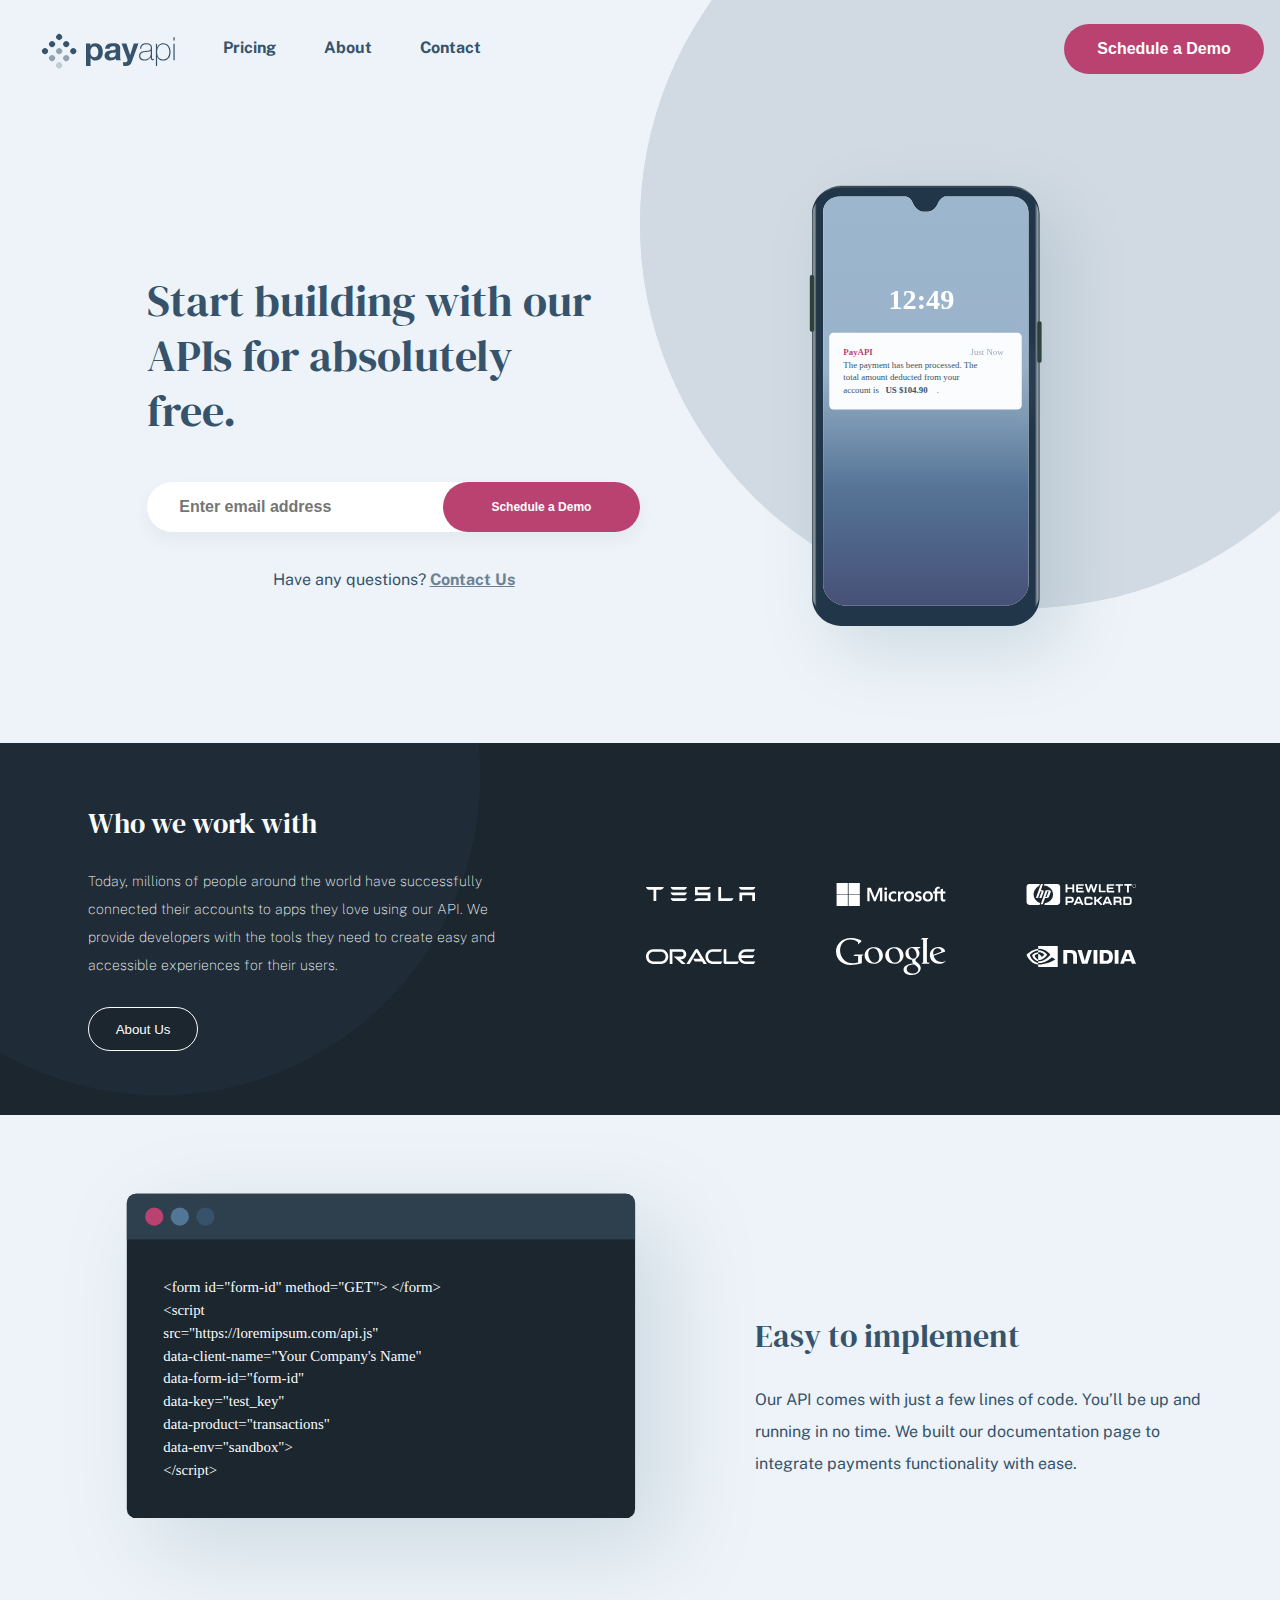
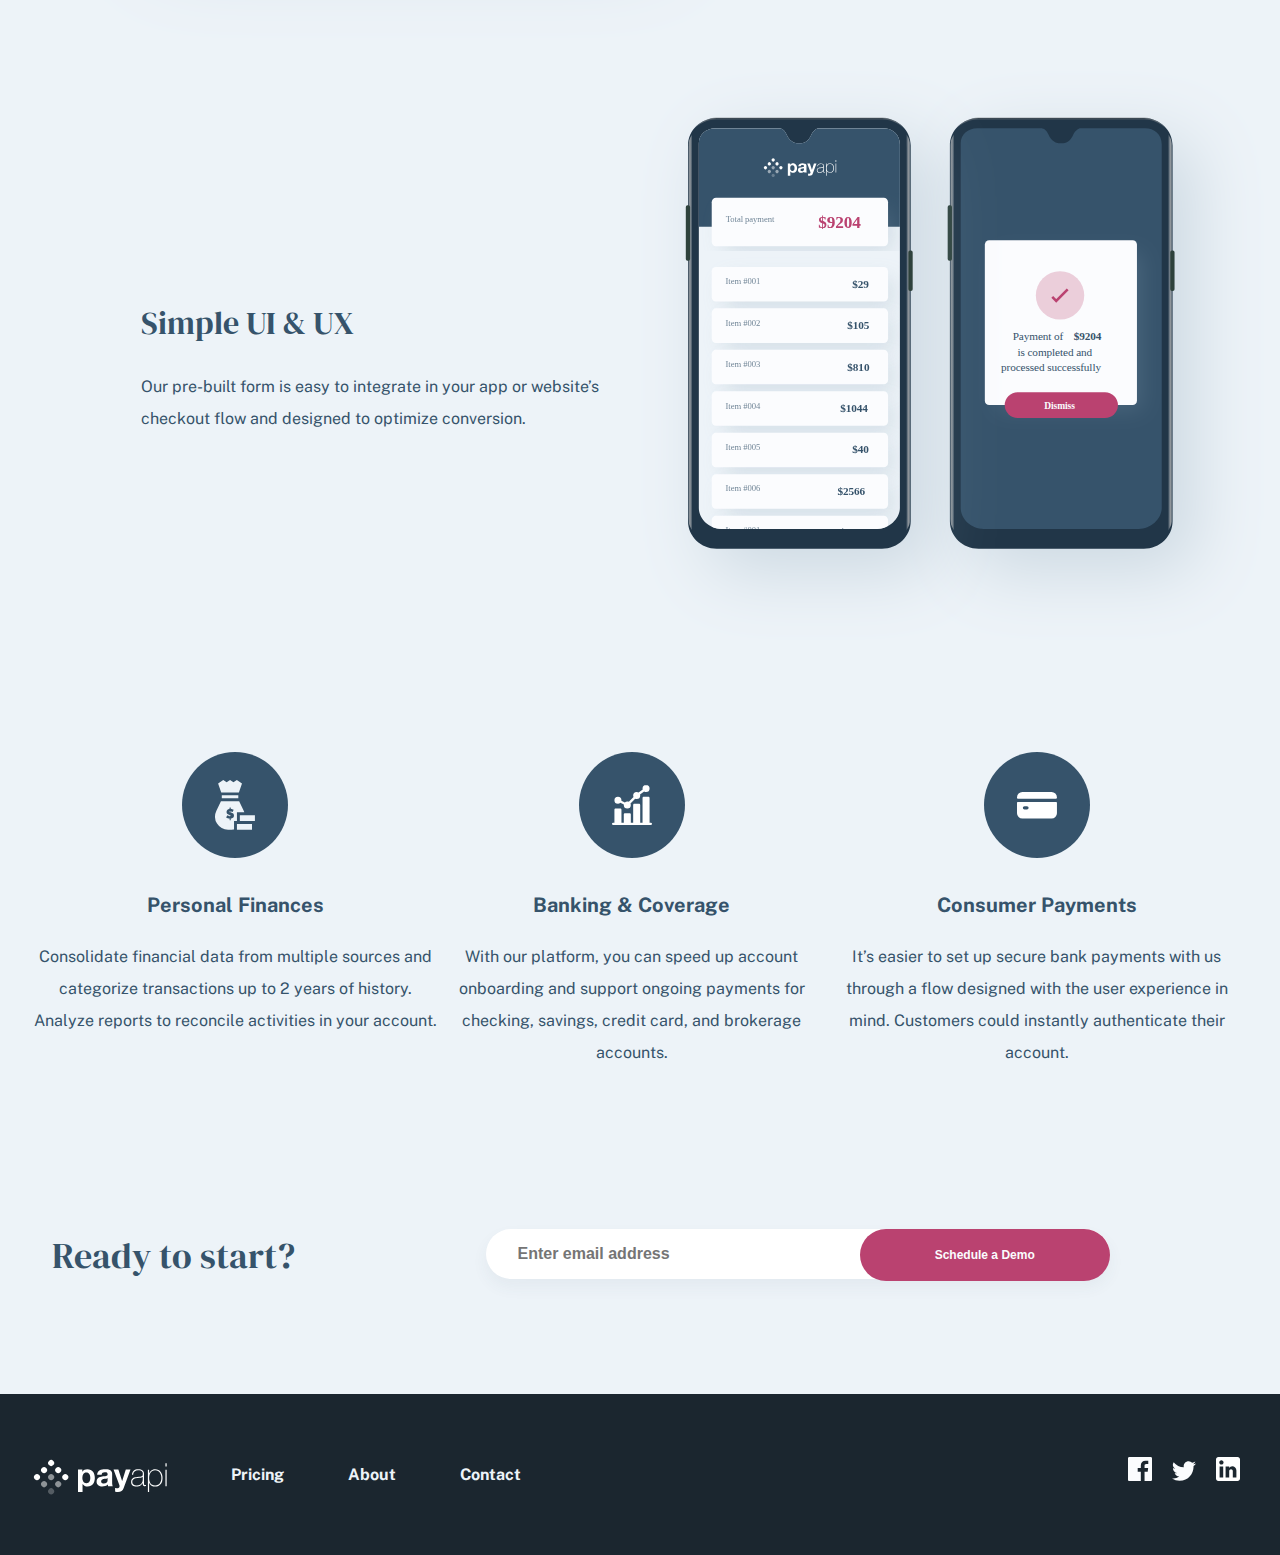
<file: index.html>
<!DOCTYPE html>
<html lang="en">
  <head>
    <meta charset="UTF-8" />
    <meta name="viewport" content="width=device-width, initial-scale=1.0" />

    <link rel="preconnect" href="https://fonts.gstatic.com">

    <link href="https://fonts.googleapis.com/css2?family=DM+Serif+Display&family=Public+Sans:wght@300;400;700&display=swap" rel="stylesheet">

    <link rel="stylesheet" href="./style.css">

    <title>PayAPI Website</title>
  </head>

  <body id="index-body">

    <header>
      <div class="desktop-nav-container">
        <ul>
          <li><a href="index.html"><img class="logo" src="./assets/shared/desktop/logo.svg"></a></li>
          <li><a href="./pricing.html" class="navy-link">Pricing</a></li>
          <li><a href="./about.html" class="navy-link">About</a></li>
          <li><a href="./contact.html" class="navy-link">Contact</a></li>
        </ul>
        <button class="magenta-button">Schedule a Demo</button>
      </div>
      <div class="mobile-nav-container">
        <img src="./assets/shared/desktop/logo.svg">
        <img id="menu" src="./assets/shared/mobile/menu.svg">
        <div class="mobile-menu">
          <img id="close-menu" src="./assets/shared/mobile/close.svg">
          <hr>
          <ul>
            <li><a href="./pricing.html" class="light-link">Pricing</a></li>
            <li><a href="./about.html" class="light-link">About</a></li>
            <li><a href="./contact.html" class="light-link">Contact</a></li>
            <li><button class="magenta-button">Schedule a Demo</button></li>
          </ul>
        </div>
      </div>
    </header>

    <section class="home-intro-section">
      <div class="text-container">
        <h1 class="large-heading">Start building with our APIs for absolutely free.</h1>
        <form class="email-form-container">
          <input type="text" placeholder="Enter email address">
          <button class="magenta-button">Schedule a Demo</button>
        </form>
        <small> Have any questions? <a href="./contact.html">Contact Us</a></small>
      </div>
      <img src="./assets/home/desktop/illustration-phone-mockup.svg" alt="phone mockup">
    </section>

    <section class="home-partnership-section">
      <div class="text-container">
        <h3 class="light-heading">Who we work with</h3>
        <p>Today, millions of people around the world have successfully connected their accounts to apps they love using our API. We provide developers with the tools they need to create easy and accessible experiences for their users.</p>
        <button class="dark-button">About Us</button>
      </div>
      <div class="logo-container">
        <div class="logo-container">
          <img src="./assets/shared/desktop/tesla.svg" alt="tesla logo">
          <img src="./assets/shared/desktop/microsoft.svg" alt="microsoft logo">
          <img src="./assets/shared/desktop/hewlett-packard.svg" alt="hewlett-packard logo">
          <img src="./assets/shared/desktop/oracle.svg" alt="oracle logo">
          <img src="./assets/shared/desktop/google.svg" alt="google logo">
          <img src="./assets/shared/desktop/nvidia.svg" alt="nvidia logo">
        </div>
      </div>
    </section>
    
    <section class="implement-section">
      <img src="./assets/home/desktop/illustration-easy-to-implement.svg" alt="code editor">
      <div class="text-container">
        <h3 class="navy-heading">Easy to implement</h3>
        <p> Our API comes with just a few lines of code. You’ll be up and running in no time. We built our documentation page to integrate payments functionality with ease.</p>
      </div>
    </section>
      
    <section class="ui-section">
      <img src="./assets/home/desktop/illustration-simple-ui.svg" alt="ui example">
      <div class="text-container">
        <h3 class="navy-heading">Simple UI & UX</h3>
        <p>Our pre-built form is easy to integrate in your app or website’s checkout flow and designed to optimize conversion.</p>
      </div>
    </section>

    <section class="home-feat-section">
      <div class="feat-container">
        <img src="./assets/home/desktop/icon-personal-finances.svg" alt="personal finance logo">
        <p class="feat-heading">Personal Finances</p>
        <p>Consolidate financial data from multiple sources and categorize transactions up to 2 years of history. Analyze reports to reconcile activities in your account.</p>
      </div>
      <div class="feat-container">
        <img src="./assets/home/desktop/icon-banking-and-coverage.svg" alt="banking and coverage logo">
        <p class="feat-heading">Banking & Coverage</p>
        <p>With our platform, you can speed up account onboarding and support ongoing payments for checking, savings, credit card, and brokerage accounts.</p>
      </div>
      <div class="feat-container">
        <img src="./assets/home/desktop/icon-consumer-payments.svg" alt="customer payments logo">
        <p class="feat-heading">Consumer Payments</p>
        <p>It’s easier to set up secure bank payments with us through a flow designed with the user experience in mind. Customers could instantly authenticate their account.</p>
      </div>
    </section>

    <section class="signup-section">
      <h3 class="large-heading">Ready to start?</h3>
      <form class="email-form-container">
          <input type="text" placeholder="Enter email address">
          <button class="magenta-button">Schedule a Demo</button>
      </form>
    </section>

    <footer>
      <ul>
        <li><img src="./assets/shared/desktop/logo-light.svg" alt="PayApi logo"></li>
        <li><a href="./pricing.html" class="light-link">Pricing</a></li>
        <li><a href="./about.html" class="light-link">About</a></li>
        <li><a href="./contact.html" class="light-link">Contact</a></li>
      </ul>
      <div class="social-media-container">
        <img src="./assets/shared/desktop/facebook.svg" alt="facebook">
        <img src="./assets/shared/desktop/twitter.svg" alt="twitter">
        <img src="./assets/shared/desktop/linkedin.svg" alt="linkedin">
      </div>
    </footer>
  <script src="./script.js"></script>
  </body>

</html>
</file>
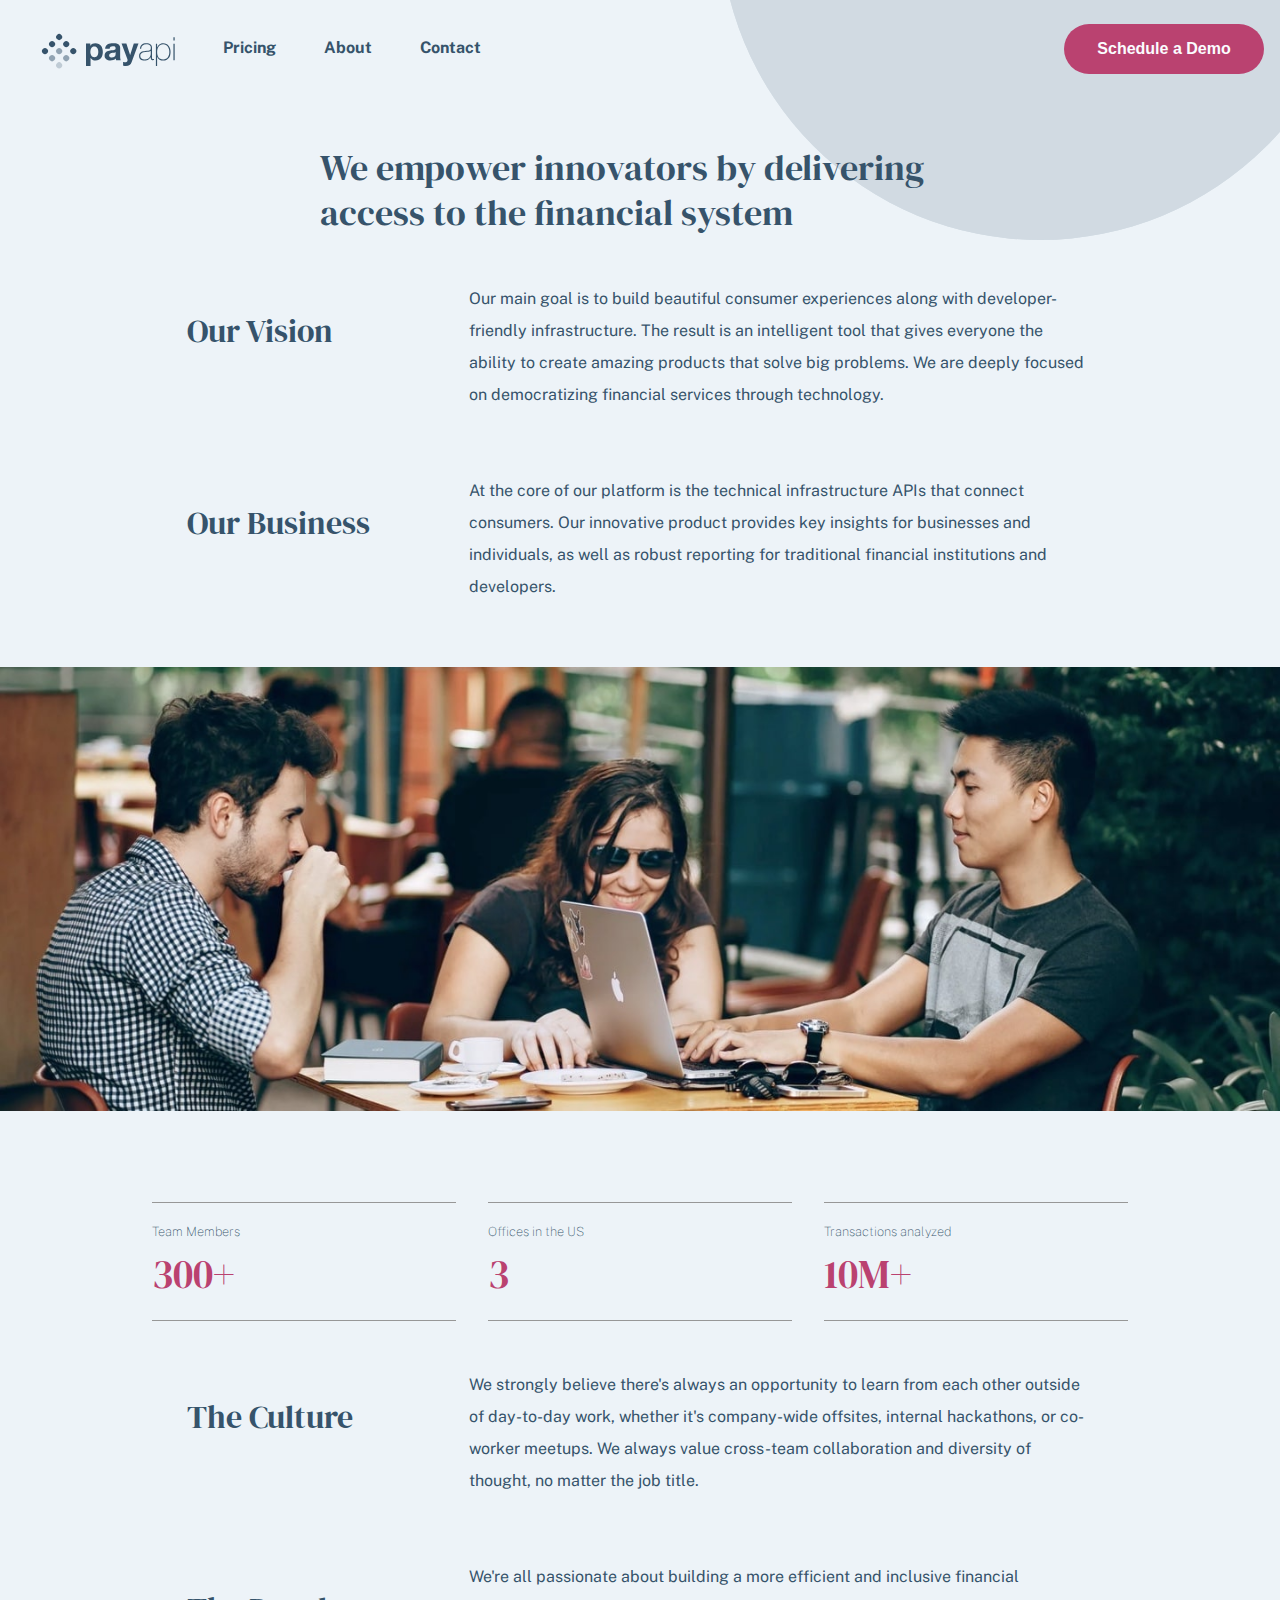
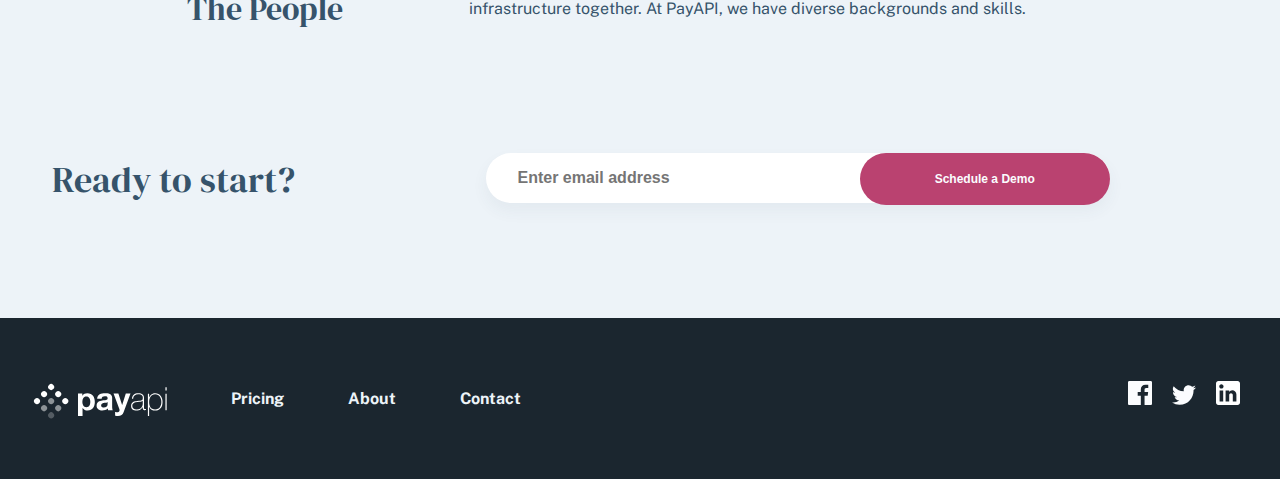
<file: about.html>
<!DOCTYPE html>
<html lang="en">
  <head>
    <meta charset="UTF-8" />
    <meta name="viewport" content="width=device-width, initial-scale=1.0" />

    <link rel="preconnect" href="https://fonts.gstatic.com">

    <link href="https://fonts.googleapis.com/css2?family=DM+Serif+Display&family=Public+Sans:wght@300;400;700&display=swap" rel="stylesheet">

    <link rel="stylesheet" href="./style.css">

    <title>PayAPI Website</title>
  </head>

  <body >
    <header>
      <div class="desktop-nav-container">
        <ul>
          <li><a href="index.html"><img class="logo" src="./assets/shared/desktop/logo.svg"></a></li>
          <li><a href="./pricing.html" class="navy-link">Pricing</a></li>
          <li><a href="./about.html" class="navy-link">About</a></li>
          <li><a href="./contact.html" class="navy-link">Contact</a></li>
        </ul>
        <button class="magenta-button">Schedule a Demo</button>
      </div>
      <div class="mobile-nav-container">
        <img src="./assets/shared/desktop/logo.svg">
        <img id="menu" src="./assets/shared/mobile/menu.svg">
        <div class="mobile-menu">
          <img id="close-menu" src="./assets/shared/mobile/close.svg">
          <hr>
          <ul>
            <li><a href="./pricing.html" class="light-link">Pricing</a></li>
            <li><a href="./about.html" class="light-link">About</a></li>
            <li><a href="./contact.html" class="light-link">Contact</a></li>
            <li><button class="magenta-button">Schedule a Demo</button></li>
          </ul>
        </div>
      </div>
    </header>


    <h1 class="large-heading about-heading">We empower innovators by delivering access to the financial system</h1>

    <section class="about-statement-section">

      <div class="seperated-text">
        <h3 class="navy-heading">Our Vision</h3>
        <p>Our main goal is to build beautiful consumer experiences along with developer-friendly infrastructure. The result is an intelligent tool that gives everyone the ability to create amazing products that solve big problems. We are deeply focused on democratizing financial services through technology.</p>
      </div>

      <div class="seperated-text">
        <h3 class="navy-heading">Our Business</h3>
        <p>At the core of our platform is the technical infrastructure APIs that connect consumers. Our innovative product provides key insights for businesses and individuals, as well as robust reporting for traditional financial institutions and developers.</p>
      </div>

    </section>

    <img src="./assets/about/desktop/image-team-members.jpg" alt="team meeting" width= '100%' class="about-img">

    <section class="about-stats-section">

      <div>
        <h4 class="faded-heading">Team Members</h4>
        <p class="large-magenta-text">300+</p>
      </div>

      <div>
        <h4 class="faded-heading">Offices in the US</h4>
        <p class="large-magenta-text">3</p>
      </div>

      <div>
        <h4 class="faded-heading">Transactions analyzed</h4>
        <p class="large-magenta-text">10M+</p>
      </div>

    </section>

    <section class="about-statement-section">

      <div class="seperated-text">
        <h3 class="navy-heading">The Culture</h3>
        <p>We strongly believe there's always an opportunity to learn from each other outside of day-to-day work, whether it's company-wide offsites, internal hackathons, or co-worker meetups. We always value cross-team collaboration and diversity of thought, no matter the job title.</p>
      </div>

      <div class="seperated-text">
        <h3 class="navy-heading"> The People</h3>
        <p> We're all passionate about building a more efficient and inclusive financial infrastructure together. At PayAPI, we have diverse backgrounds and skills.</p>
      </div>

    </section>

    <section class="signup-section">

      <h3 class="large-heading">Ready to start?</h3>
        <form class="email-form-container">
          <input type="text" placeholder="Enter email address">
          <button class="magenta-button">Schedule a Demo</button>
        </form>

    </section>

    <footer>
      <ul>
        <li><img src="./assets/shared/desktop/logo-light.svg" alt="PayApi logo"></li>
        <li><a href="./pricing.html" class="light-link">Pricing</a></li>
        <li><a href="./about.html" class="light-link">About</a></li>
        <li><a href="./contact.html" class="light-link">Contact</a></li>
      </ul>
      <div class="social-media-container">
        <img src="./assets/shared/desktop/facebook.svg" alt="facebook">
        <img src="./assets/shared/desktop/twitter.svg" alt="twitter">
        <img src="./assets/shared/desktop/linkedin.svg" alt="linkedin">
      </div>
    </footer>
  <script src="./script.js"></script>
  </body>

</html>
</file>
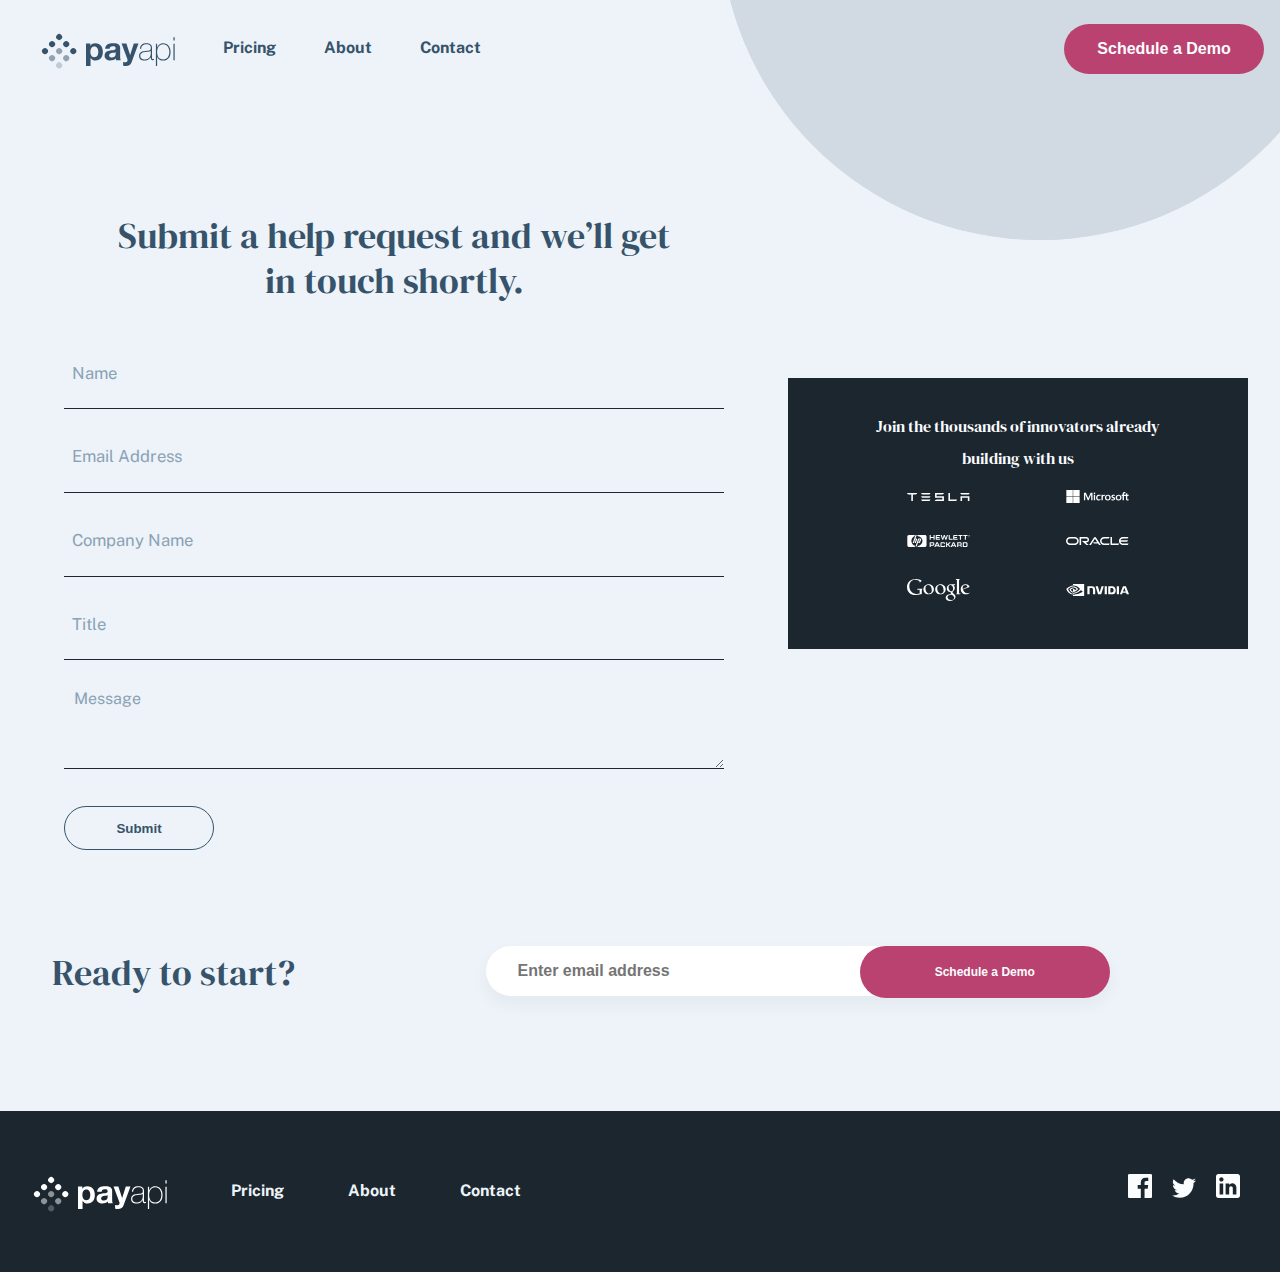
<file: contact.html>
<!DOCTYPE html>
<html lang="en">
  <head>
    <meta charset="UTF-8" />
    <meta name="viewport" content="width=device-width, initial-scale=1.0" />

    <link rel="preconnect" href="https://fonts.gstatic.com">

    <link href="https://fonts.googleapis.com/css2?family=DM+Serif+Display&family=Public+Sans:wght@300;400;700&display=swap" rel="stylesheet">

    <link rel="stylesheet" href="./style.css">

    <title>PayAPI Website</title>
  </head>

  <body>
    <header>
      <div class="desktop-nav-container">
        <ul>
          <li><a href="index.html"><img class="logo" src="./assets/shared/desktop/logo.svg"></a></li>
          <li><a href="./pricing.html" class="navy-link">Pricing</a></li>
          <li><a href="./about.html" class="navy-link">About</a></li>
          <li><a href="./contact.html" class="navy-link">Contact</a></li>
        </ul>
        <button class="magenta-button">Schedule a Demo</button>
      </div>
      <div class="mobile-nav-container">
        <img src="./assets/shared/desktop/logo.svg">
        <img id="menu" src="./assets/shared/mobile/menu.svg">
        <div class="mobile-menu">
          <img id="close-menu" src="./assets/shared/mobile/close.svg">
          <hr>
          <ul>
            <li><a href="./pricing.html" class="light-link">Pricing</a></li>
            <li><a href="./about.html" class="light-link">About</a></li>
            <li><a href="./contact.html" class="light-link">Contact</a></li>
            <li><button class="magenta-button">Schedule a Demo</button></li>
          </ul>
        </div>
      </div>
    </header>

    <div class="form-page-container">

    
    
    <form class="contact-form">
      <h1 class="large-heading">Submit a help request and we’ll get in touch shortly.</h1>
      <input type="text" placeholder="Name" required>
      <input type="email" placeholder="Email Address" required>
      <input type="text" placeholder="Company Name" required>
      <input type="text" placeholder="Title" required>
      <textarea id="contact-textarea" name="contact-textarea" placeholder="Message" required></textarea>
      <button class="light-button">Submit</button>
    </form>
    
  

    <section class="contact-partnership-section">
      <h3 class="light-heading">Join the thousands of innovators already building with us</h3>
      <div class="logo-container">
        <img src="./assets/shared/desktop/tesla.svg" alt="tesla logo">
        <img src="./assets/shared/desktop/microsoft.svg" alt="microsoft logo">
        <img src="./assets/shared/desktop/hewlett-packard.svg" alt="hewlett-packard logo">
        <img src="./assets/shared/desktop/oracle.svg" alt="oracle logo">
        <img src="./assets/shared/desktop/google.svg" alt="google logo">
        <img src="./assets/shared/desktop/nvidia.svg" alt="nvidia logo">
      </div>
    </section>

  </div>

    <section class="signup-section">

      <h3 class="large-heading">Ready to start?</h3>
        <form class="email-form-container">
          <input type="text" placeholder="Enter email address">
          <button class="magenta-button">Schedule a Demo</button>
        </form>

    </section>

    <footer>
      <ul>
        <li><img src="./assets/shared/desktop/logo-light.svg" alt="PayApi logo"></li>
        <li><a href="./pricing.html" class="light-link">Pricing</a></li>
        <li><a href="./about.html" class="light-link">About</a></li>
        <li><a href="./contact.html" class="light-link">Contact</a></li>
      </ul>
      <div class="social-media-container">
        <img src="./assets/shared/desktop/facebook.svg" alt="facebook">
        <img src="./assets/shared/desktop/twitter.svg" alt="twitter">
        <img src="./assets/shared/desktop/linkedin.svg" alt="linkedin">
      </div>
    </footer>
  <script src="./script.js"></script>
  </body>

</html>
</file>
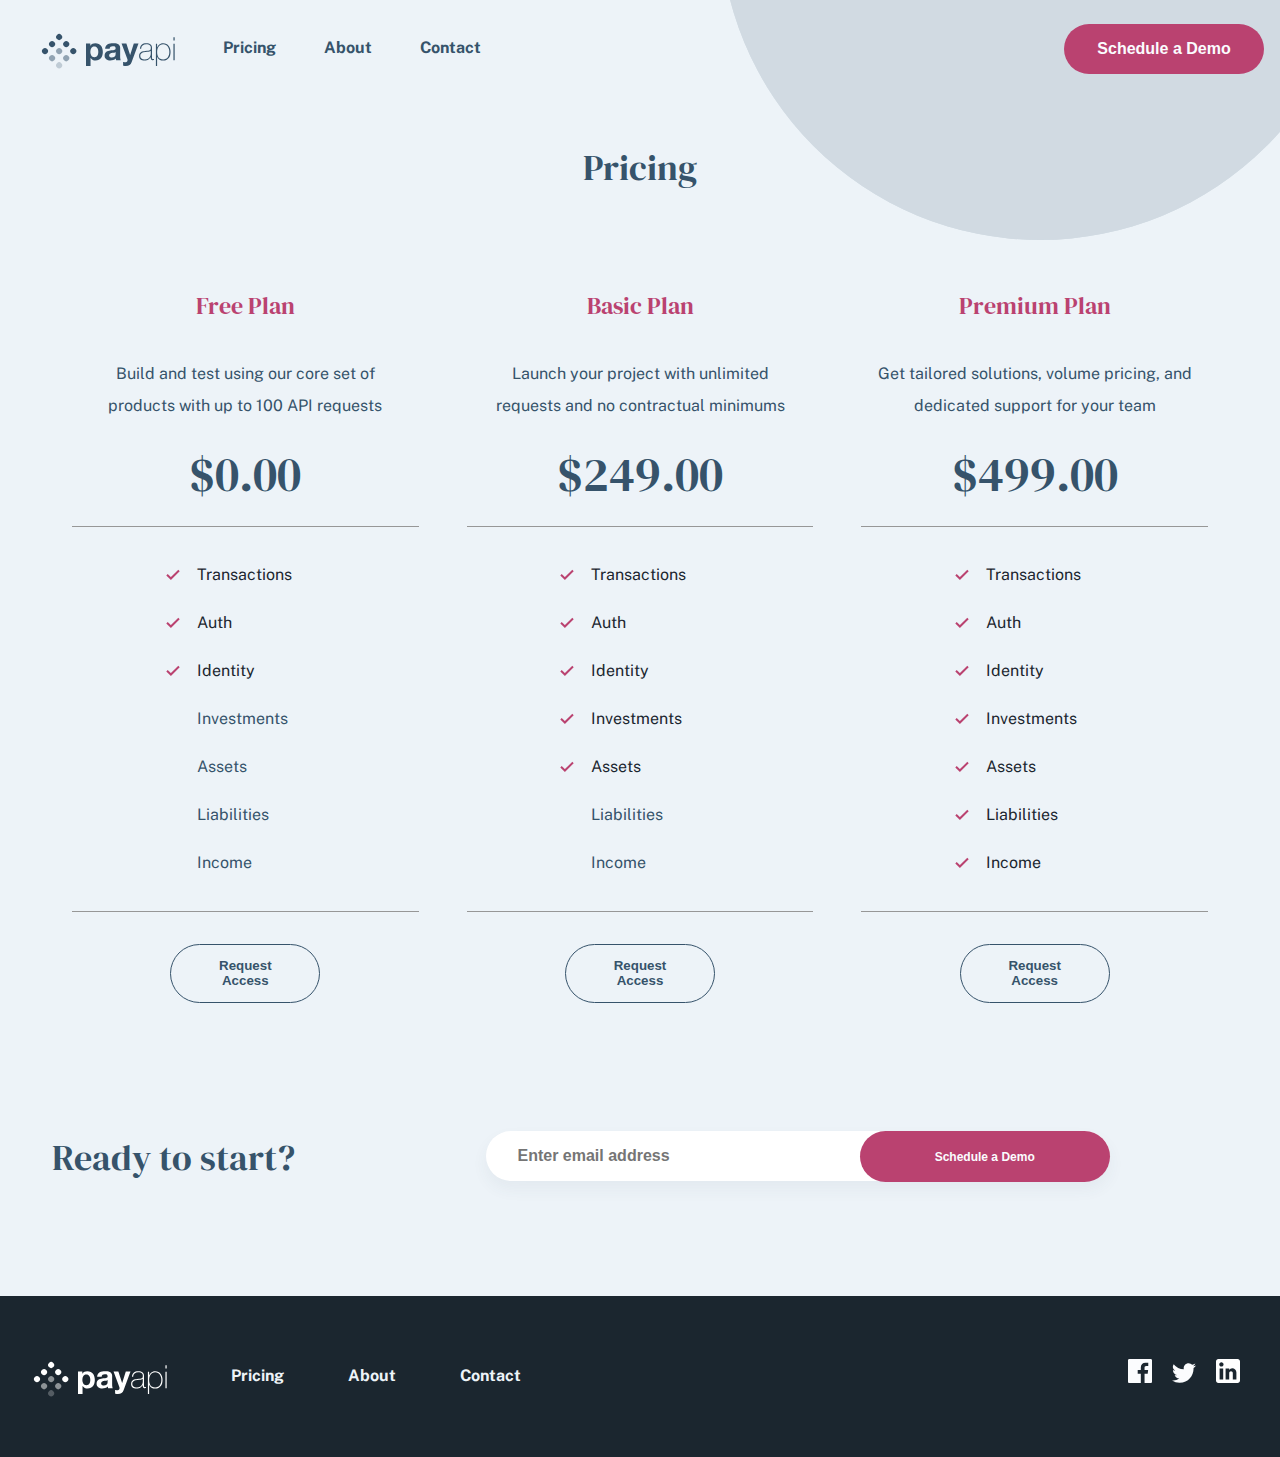
<file: pricing.html>
<!DOCTYPE html>
<html lang="en">
  <head>
    <meta charset="UTF-8" />
    <meta name="viewport" content="width=device-width, initial-scale=1.0" />

    <link rel="preconnect" href="https://fonts.gstatic.com">

    <link href="https://fonts.googleapis.com/css2?family=DM+Serif+Display&family=Public+Sans:wght@300;400;700&display=swap" rel="stylesheet">

    <link rel="stylesheet" href="./style.css">

    <title>PayAPI Website</title>
  </head>

  <body>
    <header>
      <div class="desktop-nav-container">
        <ul>
          <li><a href="index.html"><img class="logo" src="./assets/shared/desktop/logo.svg"></a></li>
          <li><a href="./pricing.html" class="navy-link">Pricing</a></li>
          <li><a href="./about.html" class="navy-link">About</a></li>
          <li><a href="./contact.html" class="navy-link">Contact</a></li>
        </ul>
        <button class="magenta-button">Schedule a Demo</button>
      </div>
      <div class="mobile-nav-container">
        <img src="./assets/shared/desktop/logo.svg">
        <img id="menu" src="./assets/shared/mobile/menu.svg">
        <div class="mobile-menu">
          <img id="close-menu" src="./assets/shared/mobile/close.svg">
          <hr>
          <ul>
            <li><a href="./pricing.html" class="light-link">Pricing</a></li>
            <li><a href="./about.html" class="light-link">About</a></li>
            <li><a href="./contact.html" class="light-link">Contact</a></li>
            <li><button class="magenta-button">Schedule a Demo</button></li>
          </ul>
        </div>
      </div>
    </header>

    <h1 class="large-heading">Pricing</h1>

    <section class="prices-section">

      <div class="price-container">

        <h3 class="magenta-heading">Free Plan</h3>

        <p class="price-description">Build and test using our core set of products with up to 100 API requests</p>

        <p class="large-navy-text">$0.00</p>
        
        <ul class="price-feature-list">
          <li class="checked">Transactions</li>
          <li class="checked">Auth</li>
          <li class="checked">Identity</li>
          <li class="unchecked">Investments</li>
          <li class="unchecked">Assets</li>
          <li class="unchecked">Liabilities</li>
          <li class="unchecked">Income</li>
        </ul>
        <button class="light-button">Request Access</button>

      </div>

      <div class="price-container">

        <h3 class="magenta-heading">Basic Plan</h3>
        <p class="price-description">Launch your project with unlimited requests and no contractual minimums</p>
        <p class="large-navy-text">$249.00</p>
        <ul class="price-feature-list">
          <li class="checked">Transactions</li>
          <li class="checked">Auth</li>
          <li class="checked">Identity</li>
          <li class="checked">Investments</li>
          <li class="checked">Assets</li>
          <li class="unchecked">Liabilities</li>
          <li class="unchecked">Income</li>
        </ul>
        <button class="light-button">Request Access</button>
        
      </div>

      <div class="price-container">

        <h3 class="magenta-heading">Premium Plan</h3>
        <p class="price-description">Get tailored solutions, volume pricing, and dedicated support for your team</p>
        <p class="large-navy-text">$499.00</p>
        <ul class="price-feature-list">
          <li class="checked">Transactions</li>
          <li class="checked">Auth</li>
          <li class="checked">Identity</li>
          <li class="checked">Investments</li>
          <li class="checked">Assets</li>
          <li class="checked">Liabilities</li>
          <li class="checked">Income</li>
        </ul>
        <button class="light-button">Request Access</button>
        
      </div>

    </section>

    <section class="signup-section">

      <h3 class="large-heading">Ready to start?</h3>
        <form class="email-form-container">
          <input type="text" placeholder="Enter email address">
          <button class="magenta-button">Schedule a Demo</button>
        </form>

    </section>

    <footer>
      <ul>
        <li><img src="./assets/shared/desktop/logo-light.svg" alt="PayApi logo"></li>
        <li><a href="./pricing.html" class="light-link">Pricing</a></li>
        <li><a href="./about.html" class="light-link">About</a></li>
        <li><a href="./contact.html" class="light-link">Contact</a></li>
      </ul>
      <div class="social-media-container">
        <img src="./assets/shared/desktop/facebook.svg" alt="facebook">
        <img src="./assets/shared/desktop/twitter.svg" alt="twitter">
        <img src="./assets/shared/desktop/linkedin.svg" alt="linkedin">
      </div>
    </footer>
  <script src="./script.js"></script>
  </body>

</html>
</file>
<file: style.css>
*{
    margin: 0;
    box-sizing: border-box;
}

/* Headings, Text */

.large-heading{
    margin: 1em;
    font-family: 'DM Serif Display', sans-serif;
    font-size: 2.25em;
    font-weight: lighter;
    color: #36536B;
    text-align: center;
    line-height: 1.25em;
}

.light-heading{
    font-size: 2em;
    font-family: 'DM Serif Display', sans-serif;
    font-weight: lighter;
    color: #FBFCFE;
}

.navy-heading{
    margin: 1em 0;
    font-family: 'DM Serif Display', sans-serif;
    font-weight: lighter;
    font-size: 2em;
    text-align: center;
}

.faded-heading{
    font-size: 1.25em;
    font-weight: lighter;
    color: #36536B;
}

.magenta-heading{
    margin-bottom: 4em;
    text-align: center;
    font-size: 1.5em;
    font-family: 'DM Serif Display', sans-serif;
    font-weight: lighter;
    color: #BA4270;
}

.large-magenta-text{
    margin: 0.75em 0;
    font-family: 'DM Serif Display', sans-serif;
    font-size: 4em;
    font-weight: lighter;
    color: #BA4270;
}

.large-navy-text{
    margin: 0.75em 0;
    font-family: 'DM Serif Display', sans-serif;
    font-size: 4em;
    font-weight: lighter;
    color: #36536B;
}

small {
    display: block;
    margin: 2em;
    font-size: 1em;
}


/* Links */

small a{
    font-weight: 700;
    color: #6C8294
}

.navy-link{
    color: #36536B;
    font-weight: 700;
    text-decoration: none;
    cursor: pointer;
}

.navy-link:hover{
    color: #1B262F;
}

.light-link{
    color: #EDF3F8;
    font-weight: 700;
    text-decoration: none;
    cursor: pointer;
}

.light-link:hover{
    color: #FFFFFF;
}

.logo{
    cursor: pointer;
}

.social-media-container img{
    cursor: pointer
}

#menu{
    cursor: pointer;
}

/* Buttons */

.magenta-button{
    padding: 1em 2em;
    width: 100%;
    border: none;
    border-radius: 50px;
    background-color:#BA4270;
    color: #FBFCFE;
    font-size: 1em;
    font-weight: 700;
    cursor: pointer;
    transition: all 0.25s;
}

.magenta-button:hover{
    background-color: #DA6D97
}

.dark-button{
    padding: 1em 2em;
    background-color: #1B262F;
    border: 1.5px solid #FBFCFE;
    border-radius: 50px;
    color: #FBFCFE;
    cursor: pointer;
    transition: all 0.25s;
}

.dark-button:hover{
    color: #1B262F;
    background-color: #FBFCFE;
}

.light-button{
    padding: 1em 2em;
    background-color: #EDF3F8;
    border: 1.5px solid #36536B;
    border-radius: 50px;
    color: #36536B;
    font-weight: 700;
    max-width: 150px;
    cursor: pointer;
    transition: all 0.25s;
}

.light-button:hover{
    color: #EDF3F8;
    background-color: #1B262F;
}



/* Misc. Containers, List styles */

.seperated-text{
    margin: 2em 0 1em 0;
    padding: 1em;
    text-align: center;
}

.checked{
    color: #1B262F;
    list-style-image: url(./assets/shared/desktop/icon-check.svg);
}

.unchecked{
    list-style: none;
}

/* Body */

body{
    font-family: 'Public Sans', sans-serif;
    font-size: 16px;
    background-color: #EDF3F8;
    background-image: url('./assets/shared/desktop/bg-pattern-circle.svg');
    background-repeat: no-repeat;
    background-position: 15em -15em;
    background-size: 100%;
    color: #36536B;
    line-height: 2em;
}

#index-body{
    background-position: 50% -5%;
    background-size: 120%;

}

/* Footer */

footer{
    display: flex;
    flex-direction: column;
    justify-content: center;
    align-items: center;
    padding: 2em;
    background-color: #1B262F;
    color: #FBFCFE;
}

footer ul{
    margin-left: -2em;
    list-style: none;
    text-align: center;
}

footer ul img{
    margin-left: -2em;
    margin-bottom: -1em;
}

footer ul li{
    margin: 2em;
    font-weight: bolder;
}

/* Desktop, Mobile Navigations */

.desktop-nav-container{
    display: none;
}

.mobile-nav-container{
    margin: 3em 1.25em;
    position: relative;
    display: flex;
    justify-content: space-between;
    align-items: center;
}

.mobile-menu{
    padding: 20% 1em;
    position: fixed;
    top:0;
    right: 0;
    background-color: #1B262F;
    width: 100vw;
    height: 100vh;
    transform: translate3d(100vw,0,0);
    transition: transform .3s
    
}

.mobile-menu .magenta-button{
    width: 60%;
    font-size: 0.75em;
}

#close-menu{
    position: absolute;
    right: 30px;
    top: 30px;
    cursor: pointer;
}

.mobile-menu hr{
    margin: auto;
    width: 80%;
    border: 0.5px solid #fbfcfeaf;
}

.mobile-menu ul li{
    margin: 3em 0 2em -2.5em;
    font-size: 1.25em;
    list-style: none;
    display: flex;
    flex-direction: column;
    align-items: center;  
}

.mobile-menu ul li a{
    color: #FBFCFE;
    text-decoration: none;
}

/* Home Page */

.home-intro-section{
    padding: 1.5em;
    display: flex;
    flex-direction: column-reverse;
    align-items: center;
    text-align: center;
}

.home-intro-section img{
    margin: -10% -10% -5% 0;
    width: 80%;
}


.email-form-container input{
    margin: auto;
    margin-bottom: 1.5em;
    padding: 1em 2em;
    display: block;
    width: 100%;
    border: none;
    border-radius: 50px;
    font-size: 1em;
    font-weight: 700;
    box-shadow: 0px 8px 15px 1px rgba(54,83,107,0.05);
}

.home-partnership-section{
    display: flex;
    padding: 4em 2em;
    flex-direction: column-reverse;
    background-color: #1B262F;
    background-image: url('./assets/shared/desktop/bg-pattern-circle.svg');
    background-repeat: no-repeat;
    background-position: 50% -600px;
    color:#FBFCFE;
    text-align: center;
}

.logo-container{
    margin-bottom: 1em;
    display: flex;
    flex-wrap: wrap;
    justify-content: space-around;
    align-items: center;
}

.logo-container img{
    margin: 1em;
    width: 30%;
}

.home-partnership-section .text-container p{
    margin: 2em 0;
    line-height: 2em;
    font-weight: lighter;
}


.implement-section,
.ui-section{
    text-align: center;
    padding: 1em;
}

.implement-section img{
    margin-left: 6%;
    margin-bottom: -20%;
    width: 90%;
}

.ui-section img{
    margin-left: 8%;
    margin-bottom: -15%;
    width: 90%;
}

.home-feat-section {
    margin: 3em 2em;
}

.feat-container{
    margin: 3em 0;
    text-align: center;
}

.feat-heading{
    margin: 1em 0;
    font-size: 1.25em;
    font-weight: 700;
}

.signup-section{
    margin-bottom: 3em;
    padding: 2em 1em;
}


.social-media-container img{
    margin: 0 0.5em;
}

/* About Page */

.about-stats-section{
    margin: 2em;
    padding-top: 1em;
    border-top: 1px solid #979797;
    border-bottom: 1px solid #979797;
    text-align: center;
}

/* Price Page */

.price-container{
    margin: 4em 0;
    text-align: center;
}

.price-description{
    display: none;
}

.price-feature-list{
    padding:1em 0 1em 30%;
    text-align: left;
    margin: 2em 1.5em;
    border-top: 1px solid #979797;
    border-bottom: 1px solid #979797;
}

.price-feature-list li{
    margin: 1em;
    padding-left: 10px;
}

/* Contact Page */

.contact-form{
    padding: 2em;
}

.contact-form input{
    margin: 1em 0;
    padding: 2em 0;
    display: block;
    width: 100%;
    background-color: #EDF3F8;
    border: none;
    border-bottom: 1px solid #1B262F;
    font-family: 'Public Sans', sans-serif;
}

.contact-form input::placeholder{
    padding-left: 0.5em;
    font-size: 1.25em;
    color: #8aa2b6;
}

.contact-form textarea{
    margin: 1em 0;
    padding-bottom: 3.5em;
    width: 100%;
    background-color: #EDF3F8;
    border: none;
    border-bottom: 1px solid #1B262F;
    font-family: 'Public Sans', sans-serif;
}

.contact-form textarea::placeholder{
    padding-left: 0.5em;
    font-family: 'Public Sans', sans-serif;
    font-size: 16px;
    color: #8aa2b6;
}

.contact-form .light-button{
    margin-top: 1em;
    width: 45%;
}

.contact-partnership-section{
    margin: 2em 0;
    padding: 2em;
    text-align: center;
    background-color: #1B262F;
}

.contact-partnership-section .light-heading{
    margin: 1em;
    font-size: 1.5em;
}

@media screen and (min-width: 767px) and (max-width: 1023px) {

    /* Headings, text */

    .large-heading{
        margin: auto;
        margin-bottom: 1em;
        width: 70%;
        font-size: 3em;
    }

    /* Misc. Containers */

    .email-form-container{
        margin: auto;
        width: 70%;
        position: relative;
    }

    .email-form-container .magenta-button{
        position: absolute;
        width: 40%;
        right: 0;
        top: 0;
    }

    .seperated-text{
        display: flex;
        justify-content: center;
        align-items:flex-start;
        text-align: left;
    }

    .seperated-text .navy-heading{
        text-align: left;
        width: 30%;
    }

    .seperated-text p{
        width: 60%;
    }

    /* Footer */

    footer{
        display: flex;
        justify-content: center;
        align-items: center;
    }

    footer ul{
        display: flex;
        justify-content: center;
        align-items: center;
    }

    /* Body */

    body{
        background-position: 35em -30em;
    }

    #index-body{
        background-position-y: -25%;
    }

    /* Mobile, Desktop Navigation */

    .mobile-nav-container{
        display: none;
    }

    .desktop-nav-container{
        margin: 2em 1em 4em 1em;
        display: flex;
        justify-content: space-between;
        align-items: center;
    }
    .desktop-nav-container ul{
        padding: 0;
        display: flex;
        list-style: none;
    }
    .desktop-nav-container ul li{
        margin: 0 1.5em;
    }

    .desktop-nav-container .magenta-button{
        margin-top: -1em;
        width: 200px;
    }

    /* Home Page */

    .home-intro-section img{
        margin-left: -5%;
        width: 45%;
    }

    .logo-container{
        margin: auto;
        margin-bottom: 1em;
        width: 95%;
    }
    
    .logo-container img{
        margin: 1em 2em;
        width: 20%;
        
    }

    .home-partnership-section .text-container{
        margin: auto;
        width: 60%;
    }

    .implement-section{
        margin: auto;
        width: 75%;
    }

    .implement-section .text-container{
        margin: 4em 0;
    }

    .ui-section{
        margin: auto;
        width: 60%;
    }

    .ui-section .text-container{
        margin: 4em 0;
    }

    .home-feat-section{
        display: flex;
    }
    
    /* About Page */

    .about-stats-section{
        display: flex;
        justify-content: space-between;
        border: none;
    }

    .about-stats-section div{
        text-align: left;
        width: 32%;
        border-top: 1px solid #979797;
        border-bottom: 1px solid #979797;
    }

    .about-stats-section div .faded-heading{
        margin-top: 1em;
        font-size: 0.8em;
    }

    /* Price Page */

    .prices-section{
        display: flex;
        justify-content: space-evenly;
    }
    .price-container{
        width: 100%;
    }

    .price-feature-list{
        padding-left: 2em;
    }

    .prices-section .magenta-heading{
        margin-bottom: 1.5em;
    }

    .prices-section .large-navy-text{
        font-size: 3em;
    }

    .price-description{
        margin: auto;
        display: block;
        width: 90%;
    }

    /* Contact Page */

    .contact-form{
        margin: auto;
        margin-bottom: 15%;
        width: 75%;
    }

}

@media screen and (min-width: 1024px){

    /* Misc. Containers */

    .signup-section{
        margin-left: 0;
        display: flex;
        justify-content: space-around;
        align-items: baseline;
        width: 100%;
    }

    .seperated-text{
            display: flex;
            justify-content: center;
            align-items:flex-start;
            text-align: left;
    }
    
    .seperated-text .navy-heading{
            margin-right: 1em;
            text-align: left;
            width: 20%;
    
    }
    
    .seperated-text p{
            width: 50%;
    }


    .signup-section .email-form-container{
        width: 50%;
        margin-top: 2em;
        
    }

    .signup-section .email-form-container .magenta-button{
        height: 70%;
        width: 40%;
    }

    /* Body */

    body{
        background-position: 45em -25em;
        background-size: 50%;
    }

    #index-body{
        background-position: 40em -10em;
        background-size: 60%;
    }

    /* Mobile, Desktop nav */

    .mobile-nav-container{
        display: none;
    }

    .desktop-nav-container{
        display: block;
        margin: 2em 1em 4em 1em;
        display: flex;
        justify-content: space-between;
        align-items: center;
    }

    .desktop-nav-container ul{
        padding: 0;
        display: flex;
        list-style: none;
    }
    .desktop-nav-container ul li{
        margin: 0 1.5em;
    }

    .desktop-nav-container .magenta-button{
        margin-top: -1em;
        width: 200px;
    }

    /* Footer */

    footer{
        display: flex;
        flex-direction: row;
        justify-content: space-between;
        align-items: center;

    }

    footer ul{
        padding-left: 8em;
        display: flex;
        align-items: center;
    }

    footer ul img{
        margin-left: -8em;
    }

    /* Home Page */

    .home-intro-section{
        margin-top: -2em;
        justify-content: space-evenly;
        flex-direction: row;
    }

    .home-intro-section img{
        margin: 0;
        width: 30%;
    }

    .home-intro-section .large-heading{
        margin-left: 0;
        font-size: 2.75em;
        text-align: left;
    }

    .home-intro-section .text-container{
        width: 40%;
    }

    .email-form-container{
        margin: auto;
        width: 100%;
        position: relative;
    }

    .email-form-container .magenta-button{
        position: absolute;
        width: 40%;
        height: 100%;
        right: 0;
        top: 0;
        font-size: 0.75em;
    }

    .home-partnership-section{
        width: 100%;
        align-items: center;
        flex-direction: row;
        background-size: 50%;
        background-position: -10em -18em;
        
    }

    .home-partnership-section .text-container{
        margin-left: 4em;
        text-align: left;
        width: 50%;
        font-size: 14px;
    }

    .logo-container{
        margin: auto;
        width: 80%
    }

    .logo-container img{
        max-width: 110px;
        margin: 1em 2em;
    }

    .implement-section {
        margin: 0 3em;
        display: flex;
        align-items: center;
        text-align: left;
    }

    .implement-section img{
        width: 60%;
        margin: 0;
    }

    .implement-section .navy-heading{
        text-align: left;
    }

    .implement-section .text-container{
        width: 40%;
    }

    .ui-section{
        display: flex;
        align-items: center;
        flex-direction: row-reverse;
    }

    .ui-section img{
        width: 50%;
        margin: 0;
    }

    .ui-section .text-container{
        width: 40%;
        text-align: left;
    }

    .ui-section .navy-heading{
        text-align: left;
    }

    .home-feat-section{
        display: flex;
    }

    /* Price Section */

    .prices-section{
        margin: 0 3em;
        display: flex;
        justify-content: space-evenly;
        align-items: center;
    }
    .price-container{
        width: 100%;
    }

    .price-feature-list{
        padding-left: 25%;
    }

    .prices-section .magenta-heading{
        margin-bottom: 1.5em;

    }

    .prices-section .large-navy-text{
        font-size: 3em;
        
    }

    .price-description{
        margin: auto;
        display: block;
        width: 80%;
    }

    /* About Page */

    .about-stats-section{
        display: flex;
        justify-content: center;
        border: none;
    }

    .about-stats-section div{
        margin: 0 1em;
        text-align: left;
        width: 25%;
        border-top: 1px solid #979797;
        border-bottom: 1px solid #979797;
    }

    .about-stats-section div .faded-heading{
        margin-top: 1em;
        font-size: 0.8em;
    }

    .about-stats-section .large-magenta-text{
        margin-top: 0.25em;
        font-size: 2.5em;
    }

    .about-img{
        margin: 2em 0;
    }

    .about-heading{
        margin: auto;
        text-align: left;
        width: 50%;
    }

    .form-page-container{
        display: flex;
    }

    /* Contact Page */

    .contact-form{
        margin: 0 2em;
        width: 80%;
    }

    .contact-partnership-section{
        margin: auto;
        margin-right:2em;
        width: 50%;;
        height: 40%;
    }

    .contact-partnership-section img{
        width: 20%;
    }

    .contact-partnership-section .light-heading{
        margin: auto;
        width: 80%;
        font-size: 1em;
    }

}
</file>
